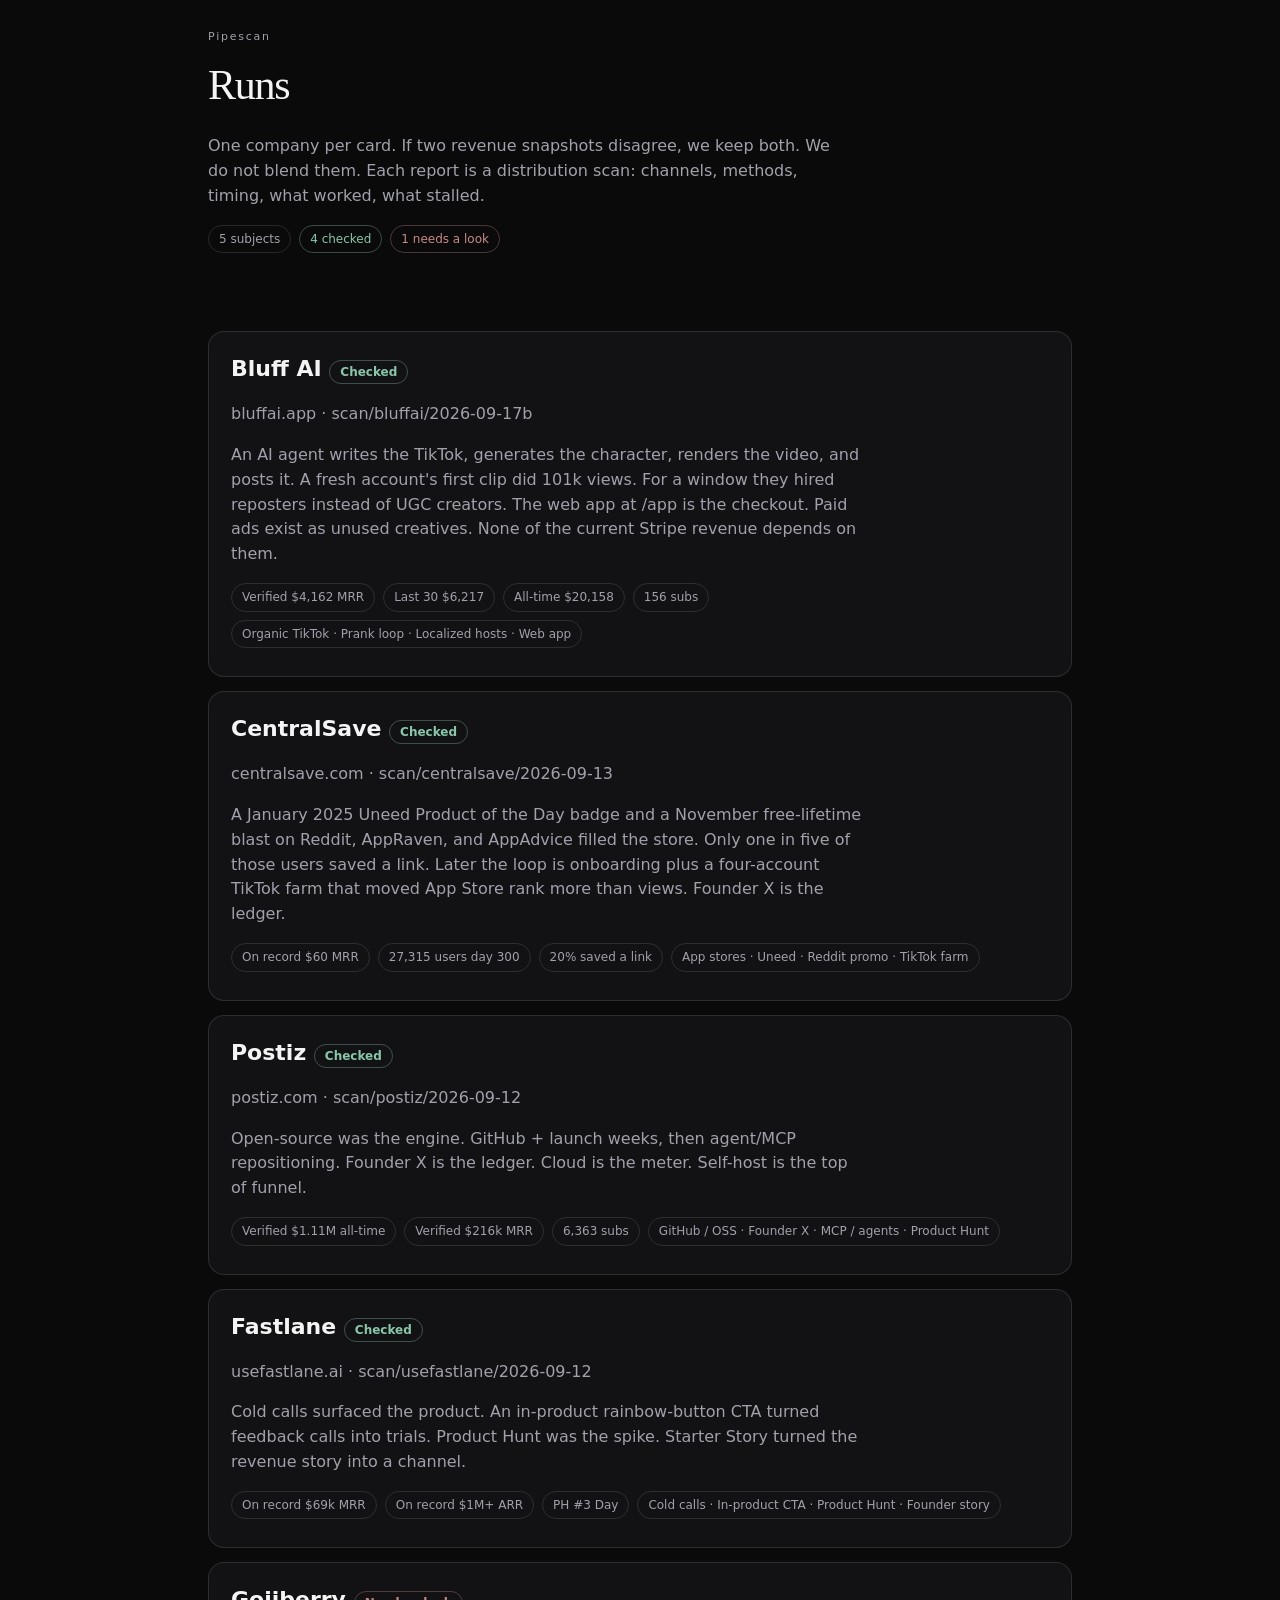
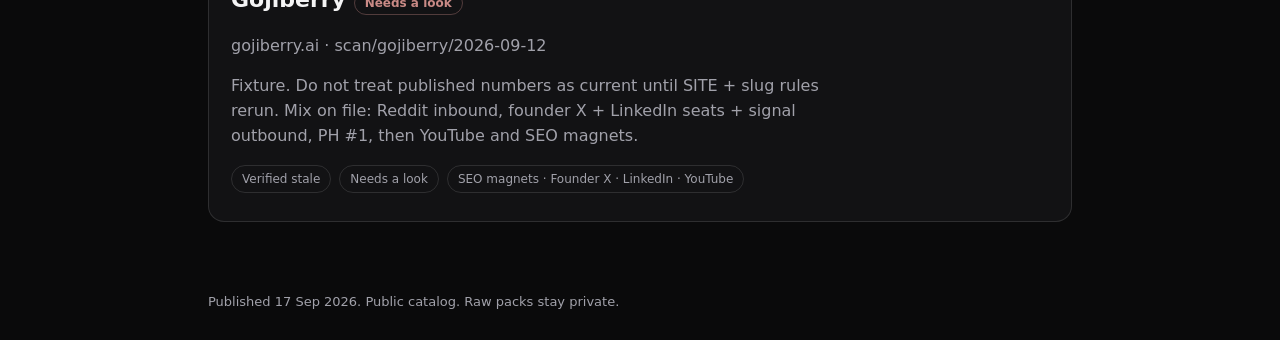
<file: index.html>
<!DOCTYPE html>
<html lang="en">
<head>
<meta charset="utf-8"/>
<meta name="viewport" content="width=device-width, initial-scale=1"/>
<title>Pipescan</title>
<link rel="stylesheet" href="style.css"/>
</head>
<body>
<header>
  <div class="brand">Pipescan</div>
  <h1>Runs</h1>
  <p class="lede">One company per card. If two revenue snapshots disagree, we keep both. We do not blend them. Each report is a distribution scan: channels, methods, timing, what worked, what stalled.</p>
  <div class="chips">
    <span class="chip">5 subjects</span>
    <span class="chip ok">4 checked</span>
    <span class="chip fail">1 needs a look</span>
  </div>
</header>
<main>
<a class="card" href="bluffai.html">
  <h2>Bluff AI <span class="chip ok">Checked</span></h2>
  <p class="meta">bluffai.app · scan/bluffai/2026-09-17b</p>
  <p class="mix">An AI agent writes the TikTok, generates the character, renders the video, and posts it. A fresh account's first clip did 101k views. For a window they hired reposters instead of UGC creators. The web app at /app is the checkout. Paid ads exist as unused creatives. None of the current Stripe revenue depends on them.</p>
  <div class="row"><span class="chip">Verified $4,162 MRR</span><span class="chip">Last 30 $6,217</span><span class="chip">All-time $20,158</span><span class="chip">156 subs</span><span class="chip">Organic TikTok · Prank loop · Localized hosts · Web app</span></div>
</a>
<a class="card" href="centralsave.html">
  <h2>CentralSave <span class="chip ok">Checked</span></h2>
  <p class="meta">centralsave.com · scan/centralsave/2026-09-13</p>
  <p class="mix">A January 2025 Uneed Product of the Day badge and a November free-lifetime blast on Reddit, AppRaven, and AppAdvice filled the store. Only one in five of those users saved a link. Later the loop is onboarding plus a four-account TikTok farm that moved App Store rank more than views. Founder X is the ledger.</p>
  <div class="row"><span class="chip">On record $60 MRR</span><span class="chip">27,315 users day 300</span><span class="chip">20% saved a link</span><span class="chip">App stores · Uneed · Reddit promo · TikTok farm</span></div>
</a>
<a class="card" href="postiz.html">
  <h2>Postiz <span class="chip ok">Checked</span></h2>
  <p class="meta">postiz.com · scan/postiz/2026-09-12</p>
  <p class="mix">Open-source was the engine. GitHub + launch weeks, then agent/MCP repositioning. Founder X is the ledger. Cloud is the meter. Self-host is the top of funnel.</p>
  <div class="row"><span class="chip">Verified $1.11M all-time</span><span class="chip">Verified $216k MRR</span><span class="chip">6,363 subs</span><span class="chip">GitHub / OSS · Founder X · MCP / agents · Product Hunt</span></div>
</a>
<a class="card" href="usefastlane.html">
  <h2>Fastlane <span class="chip ok">Checked</span></h2>
  <p class="meta">usefastlane.ai · scan/usefastlane/2026-09-12</p>
  <p class="mix">Cold calls surfaced the product. An in-product rainbow-button CTA turned feedback calls into trials. Product Hunt was the spike. Starter Story turned the revenue story into a channel.</p>
  <div class="row"><span class="chip">On record $69k MRR</span><span class="chip">On record $1M+ ARR</span><span class="chip">PH #3 Day</span><span class="chip">Cold calls · In-product CTA · Product Hunt · Founder story</span></div>
</a>
<a class="card" href="gojiberry.html">
  <h2>Gojiberry <span class="chip fail">Needs a look</span></h2>
  <p class="meta">gojiberry.ai · scan/gojiberry/2026-09-12</p>
  <p class="mix">Fixture. Do not treat published numbers as current until SITE + slug rules rerun. Mix on file: Reddit inbound, founder X + LinkedIn seats + signal outbound, PH #1, then YouTube and SEO magnets.</p>
  <div class="row"><span class="chip">Verified stale</span><span class="chip">Needs a look</span><span class="chip">SEO magnets · Founder X · LinkedIn · YouTube</span></div>
</a>
</main>
<footer>Published 17 Sep 2026. Public catalog. Raw packs stay private.</footer>
</body>
</html>
</file>
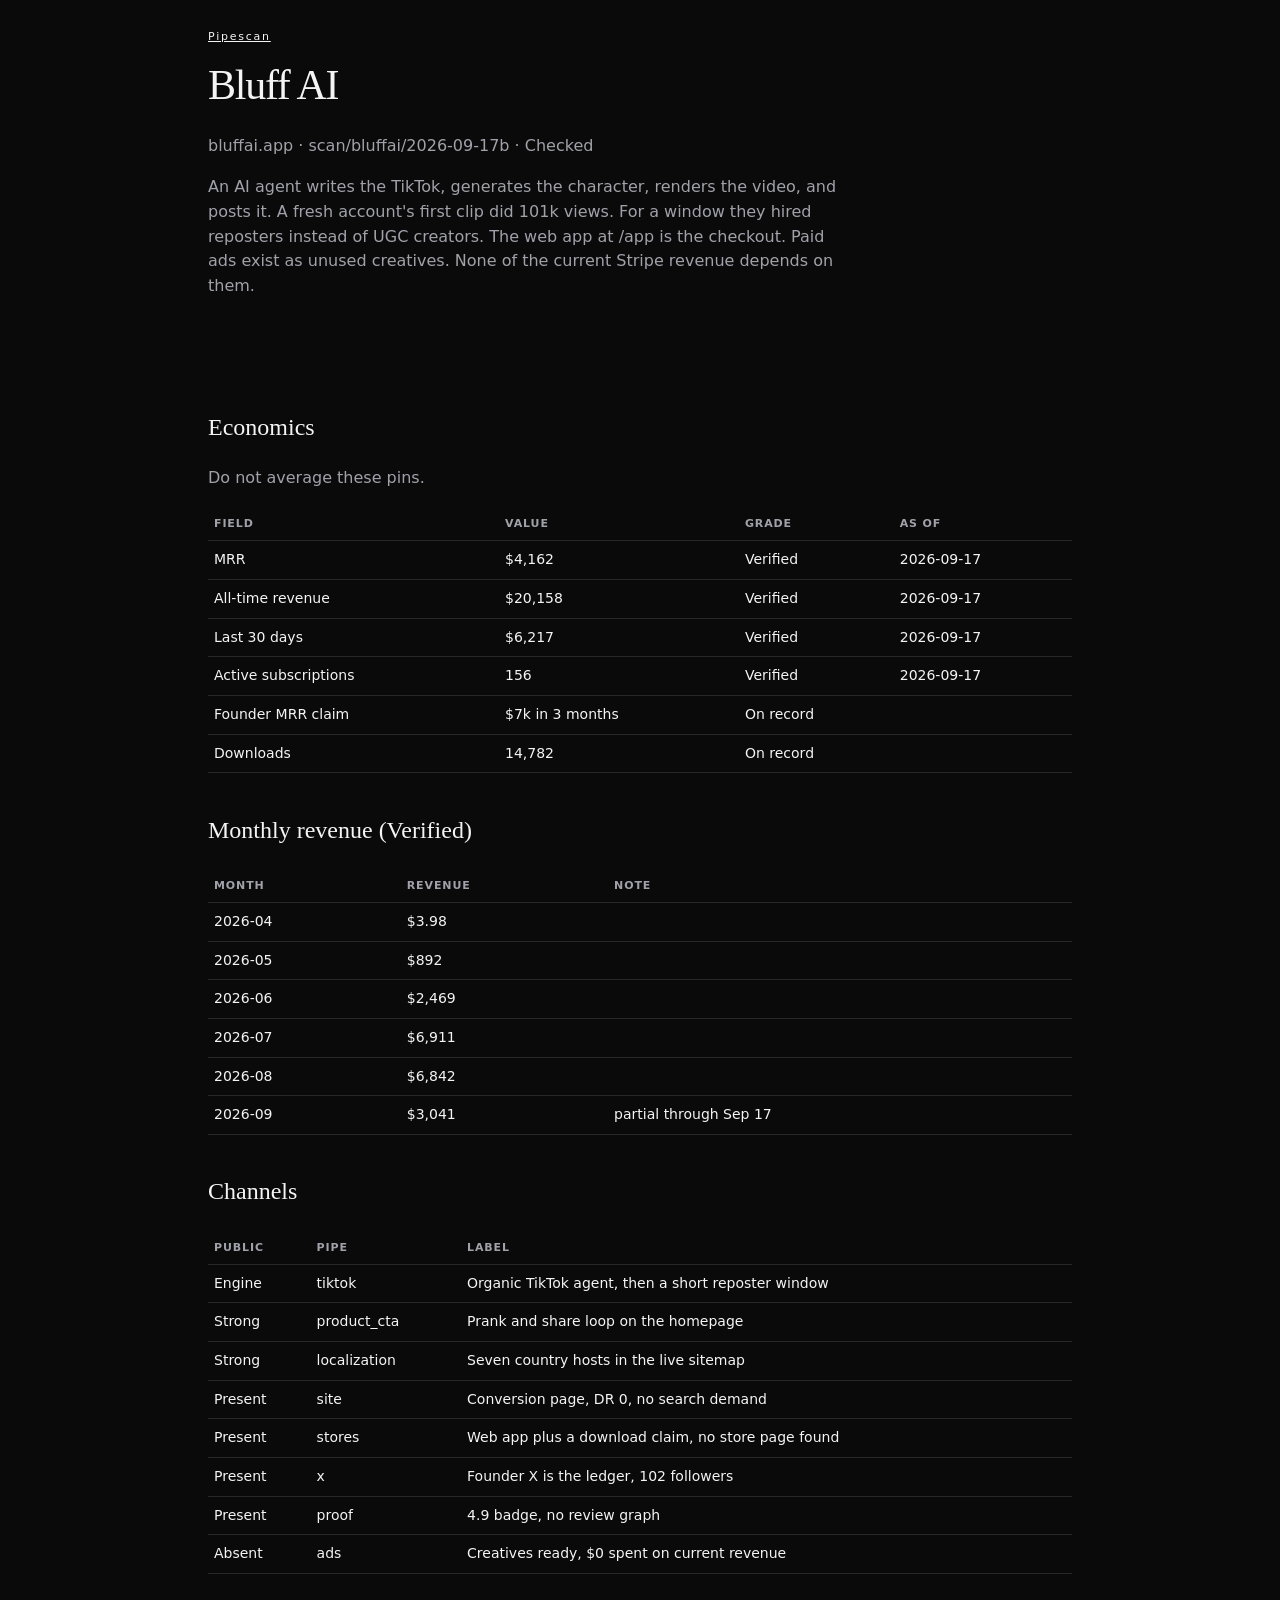
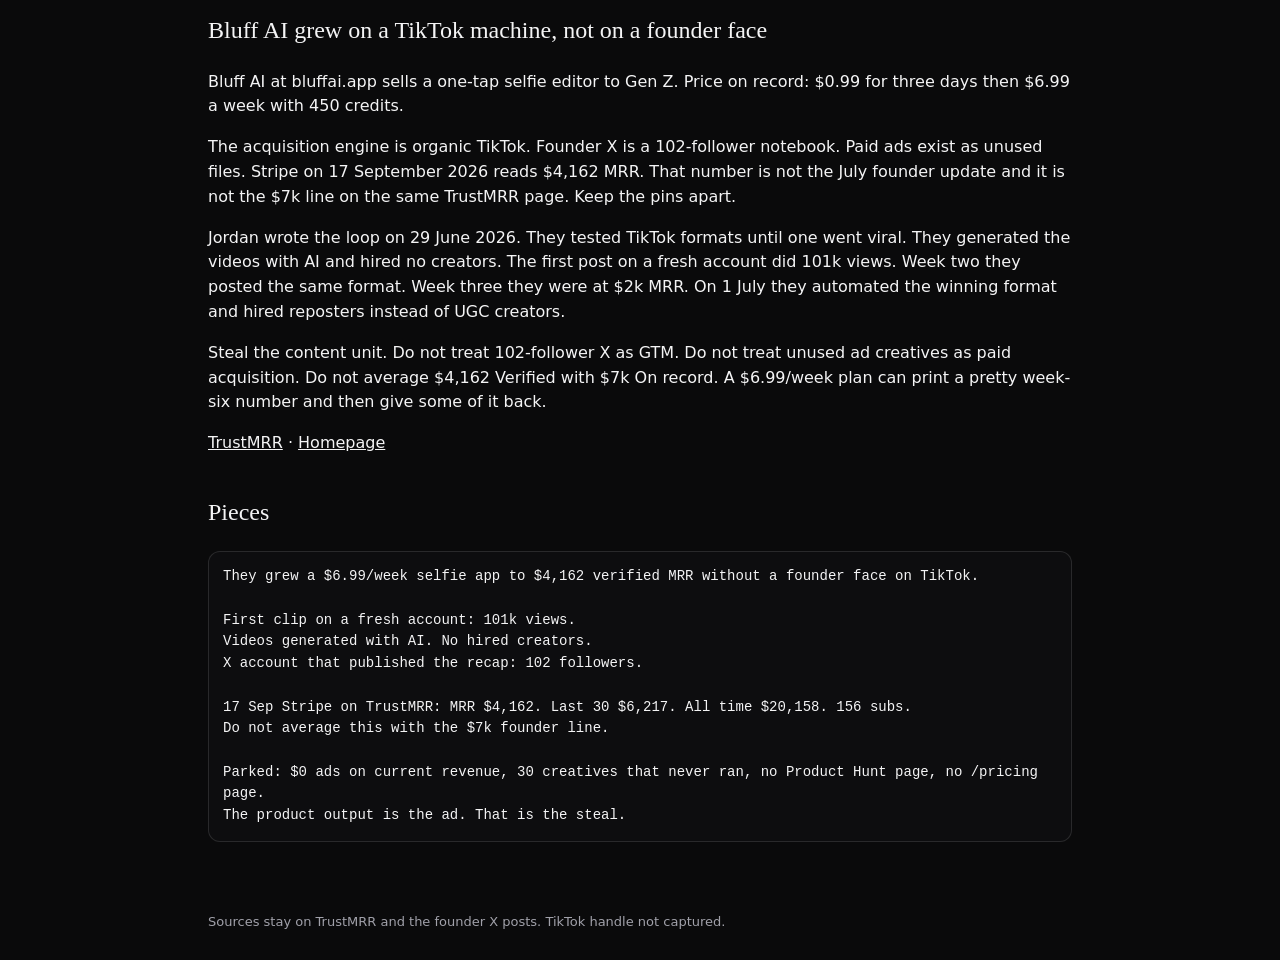
<file: bluffai.html>
<!DOCTYPE html>
<html lang="en">
<head>
<meta charset="utf-8"/>
<meta name="viewport" content="width=device-width, initial-scale=1"/>
<title>Bluff AI · Pipescan</title>
<link rel="stylesheet" href="style.css"/>
</head>
<body>
<header>
  <div class="brand"><a href="index.html">Pipescan</a></div>
  <h1>Bluff AI</h1>
  <p class="meta">bluffai.app · scan/bluffai/2026-09-17b · Checked</p>
  <p class="mix">An AI agent writes the TikTok, generates the character, renders the video, and posts it. A fresh account's first clip did 101k views. For a window they hired reposters instead of UGC creators. The web app at /app is the checkout. Paid ads exist as unused creatives. None of the current Stripe revenue depends on them.</p>
</header>
<main>
<section>
  <h2>Economics</h2>
  <p class="lede">Do not average these pins.</p>
  <table>
    <tr><th>Field</th><th>Value</th><th>Grade</th><th>As of</th></tr>
    <tr><td>MRR</td><td>$4,162</td><td>Verified</td><td>2026-09-17</td></tr>
    <tr><td>All-time revenue</td><td>$20,158</td><td>Verified</td><td>2026-09-17</td></tr>
    <tr><td>Last 30 days</td><td>$6,217</td><td>Verified</td><td>2026-09-17</td></tr>
    <tr><td>Active subscriptions</td><td>156</td><td>Verified</td><td>2026-09-17</td></tr>
    <tr><td>Founder MRR claim</td><td>$7k in 3 months</td><td>On record</td><td></td></tr>
    <tr><td>Downloads</td><td>14,782</td><td>On record</td><td></td></tr>
  </table>
  <h2>Monthly revenue (Verified)</h2>
  <table>
    <tr><th>Month</th><th>Revenue</th><th>Note</th></tr>
    <tr><td>2026-04</td><td>$3.98</td><td></td></tr>
    <tr><td>2026-05</td><td>$892</td><td></td></tr>
    <tr><td>2026-06</td><td>$2,469</td><td></td></tr>
    <tr><td>2026-07</td><td>$6,911</td><td></td></tr>
    <tr><td>2026-08</td><td>$6,842</td><td></td></tr>
    <tr><td>2026-09</td><td>$3,041</td><td>partial through Sep 17</td></tr>
  </table>
  <h2>Channels</h2>
  <table>
    <tr><th>Public</th><th>Pipe</th><th>Label</th></tr>
    <tr><td>Engine</td><td>tiktok</td><td>Organic TikTok agent, then a short reposter window</td></tr>
    <tr><td>Strong</td><td>product_cta</td><td>Prank and share loop on the homepage</td></tr>
    <tr><td>Strong</td><td>localization</td><td>Seven country hosts in the live sitemap</td></tr>
    <tr><td>Present</td><td>site</td><td>Conversion page, DR 0, no search demand</td></tr>
    <tr><td>Present</td><td>stores</td><td>Web app plus a download claim, no store page found</td></tr>
    <tr><td>Present</td><td>x</td><td>Founder X is the ledger, 102 followers</td></tr>
    <tr><td>Present</td><td>proof</td><td>4.9 badge, no review graph</td></tr>
    <tr><td>Absent</td><td>ads</td><td>Creatives ready, $0 spent on current revenue</td></tr>
  </table>
</section>
<section>
  <h2>Bluff AI grew on a TikTok machine, not on a founder face</h2>
  <p>Bluff AI at bluffai.app sells a one-tap selfie editor to Gen Z. Price on record: $0.99 for three days then $6.99 a week with 450 credits.</p>
  <p>The acquisition engine is organic TikTok. Founder X is a 102-follower notebook. Paid ads exist as unused files. Stripe on 17 September 2026 reads $4,162 MRR. That number is not the July founder update and it is not the $7k line on the same TrustMRR page. Keep the pins apart.</p>
  <p>Jordan wrote the loop on 29 June 2026. They tested TikTok formats until one went viral. They generated the videos with AI and hired no creators. The first post on a fresh account did 101k views. Week two they posted the same format. Week three they were at $2k MRR. On 1 July they automated the winning format and hired reposters instead of UGC creators.</p>
  <p>Steal the content unit. Do not treat 102-follower X as GTM. Do not treat unused ad creatives as paid acquisition. Do not average $4,162 Verified with $7k On record. A $6.99/week plan can print a pretty week-six number and then give some of it back.</p>
  <p><a href="https://trustmrr.com/startup/bluff-ai">TrustMRR</a> · <a href="https://bluffai.app/">Homepage</a></p>
</section>
<section>
  <h2>Pieces</h2>
  <pre>They grew a $6.99/week selfie app to $4,162 verified MRR without a founder face on TikTok.

First clip on a fresh account: 101k views.
Videos generated with AI. No hired creators.
X account that published the recap: 102 followers.

17 Sep Stripe on TrustMRR: MRR $4,162. Last 30 $6,217. All time $20,158. 156 subs.
Do not average this with the $7k founder line.

Parked: $0 ads on current revenue, 30 creatives that never ran, no Product Hunt page, no /pricing page.
The product output is the ad. That is the steal.</pre>
</section>
</main>
<footer>Sources stay on TrustMRR and the founder X posts. TikTok handle not captured.</footer>
</body>
</html>
</file>
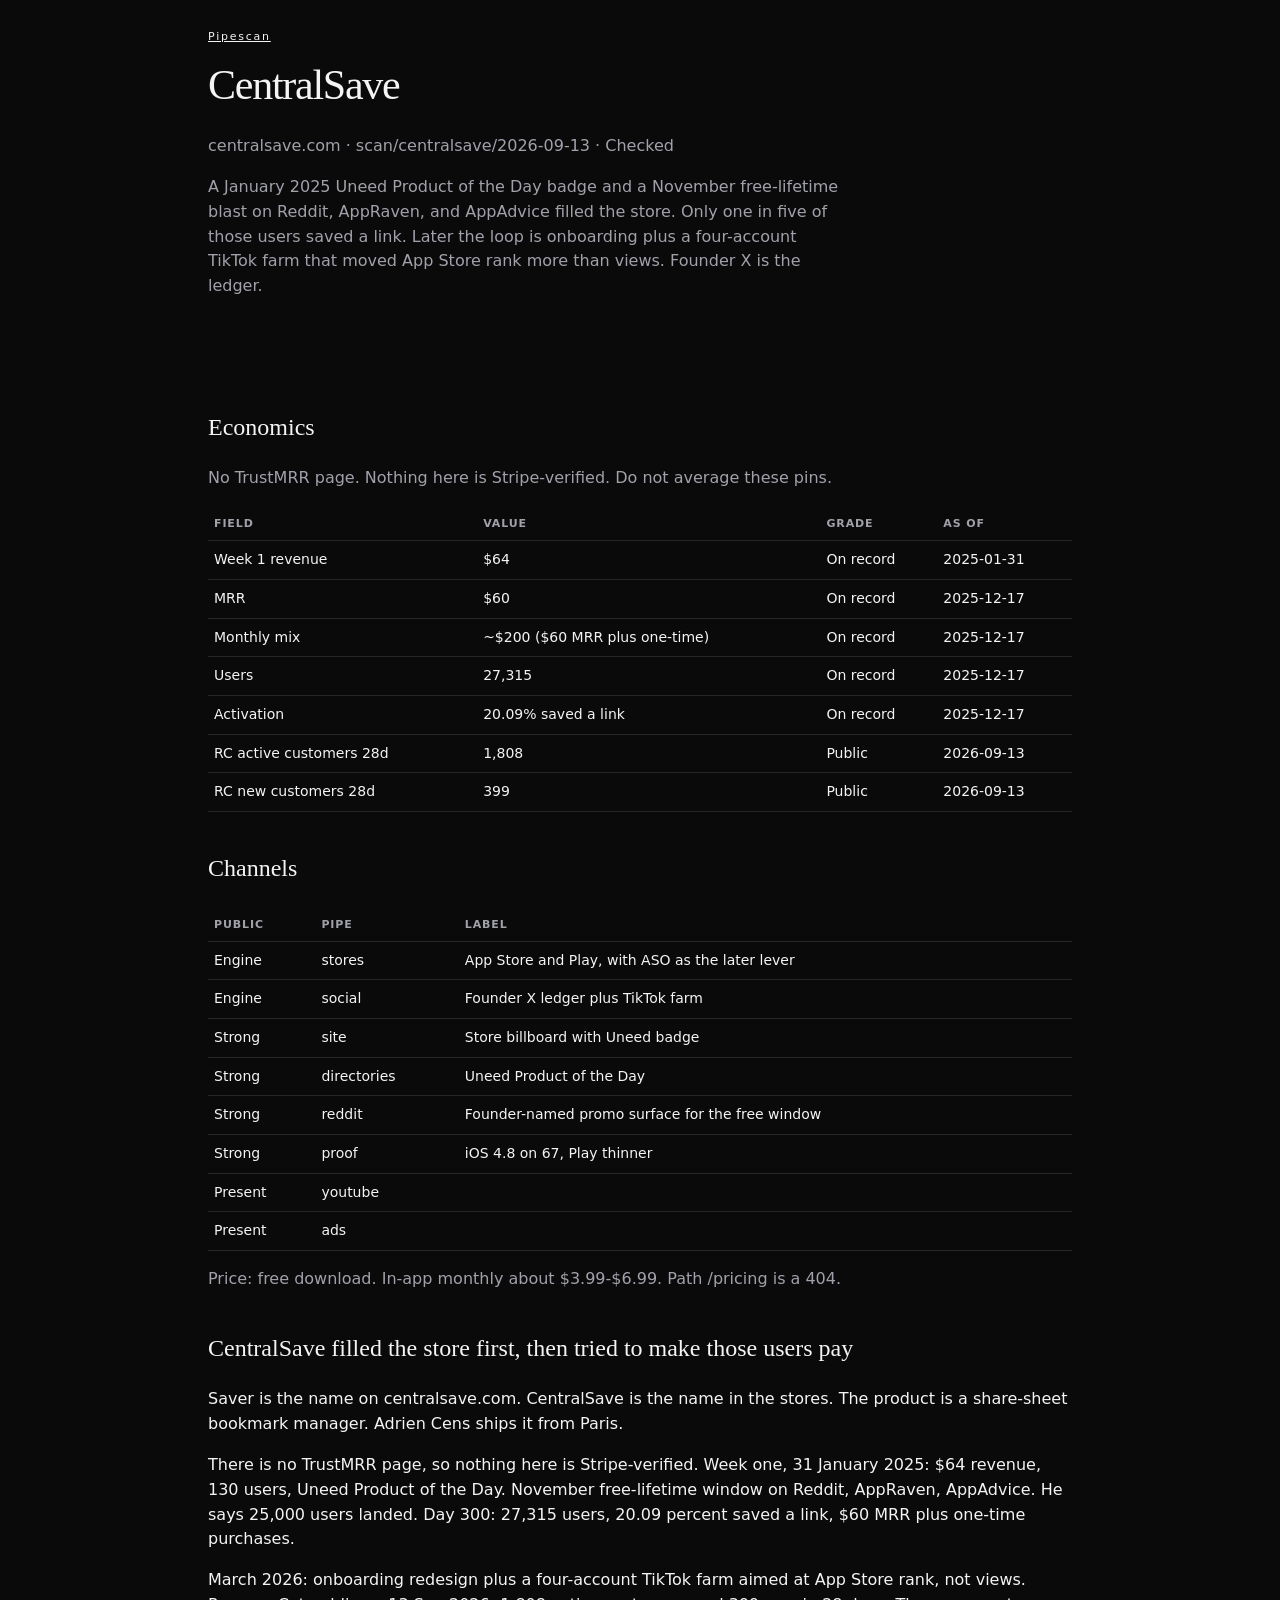
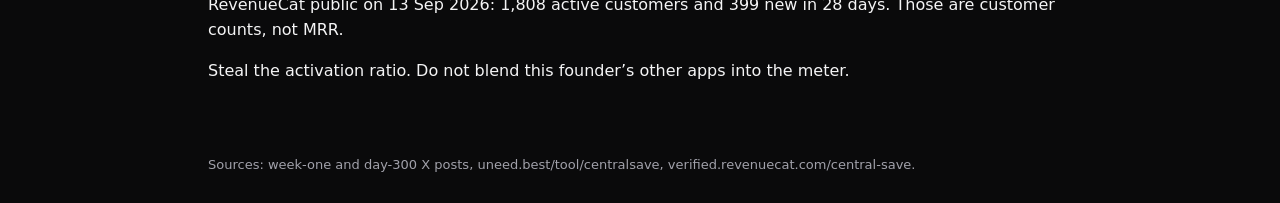
<file: centralsave.html>
<!DOCTYPE html>
<html lang="en">
<head>
<meta charset="utf-8"/>
<meta name="viewport" content="width=device-width, initial-scale=1"/>
<title>CentralSave · Pipescan</title>
<link rel="stylesheet" href="style.css"/>
</head>
<body>
<header>
  <div class="brand"><a href="index.html">Pipescan</a></div>
  <h1>CentralSave</h1>
  <p class="meta">centralsave.com · scan/centralsave/2026-09-13 · Checked</p>
  <p class="mix">A January 2025 Uneed Product of the Day badge and a November free-lifetime blast on Reddit, AppRaven, and AppAdvice filled the store. Only one in five of those users saved a link. Later the loop is onboarding plus a four-account TikTok farm that moved App Store rank more than views. Founder X is the ledger.</p>
</header>
<main>
<section>
  <h2>Economics</h2>
  <p class="lede">No TrustMRR page. Nothing here is Stripe-verified. Do not average these pins.</p>
  <table>
    <tr><th>Field</th><th>Value</th><th>Grade</th><th>As of</th></tr>
    <tr><td>Week 1 revenue</td><td>$64</td><td>On record</td><td>2025-01-31</td></tr>
    <tr><td>MRR</td><td>$60</td><td>On record</td><td>2025-12-17</td></tr>
    <tr><td>Monthly mix</td><td>~$200 ($60 MRR plus one-time)</td><td>On record</td><td>2025-12-17</td></tr>
    <tr><td>Users</td><td>27,315</td><td>On record</td><td>2025-12-17</td></tr>
    <tr><td>Activation</td><td>20.09% saved a link</td><td>On record</td><td>2025-12-17</td></tr>
    <tr><td>RC active customers 28d</td><td>1,808</td><td>Public</td><td>2026-09-13</td></tr>
    <tr><td>RC new customers 28d</td><td>399</td><td>Public</td><td>2026-09-13</td></tr>
  </table>
  <h2>Channels</h2>
  <table>
    <tr><th>Public</th><th>Pipe</th><th>Label</th></tr>
    <tr><td>Engine</td><td>stores</td><td>App Store and Play, with ASO as the later lever</td></tr>
    <tr><td>Engine</td><td>social</td><td>Founder X ledger plus TikTok farm</td></tr>
    <tr><td>Strong</td><td>site</td><td>Store billboard with Uneed badge</td></tr>
    <tr><td>Strong</td><td>directories</td><td>Uneed Product of the Day</td></tr>
    <tr><td>Strong</td><td>reddit</td><td>Founder-named promo surface for the free window</td></tr>
    <tr><td>Strong</td><td>proof</td><td>iOS 4.8 on 67, Play thinner</td></tr>
    <tr><td>Present</td><td>youtube</td><td></td></tr>
    <tr><td>Present</td><td>ads</td><td></td></tr>
  </table>
  <p class="meta">Price: free download. In-app monthly about $3.99-$6.99. Path /pricing is a 404.</p>
</section>
<section>
  <h2>CentralSave filled the store first, then tried to make those users pay</h2>
  <p>Saver is the name on centralsave.com. CentralSave is the name in the stores. The product is a share-sheet bookmark manager. Adrien Cens ships it from Paris.</p>
  <p>There is no TrustMRR page, so nothing here is Stripe-verified. Week one, 31 January 2025: $64 revenue, 130 users, Uneed Product of the Day. November free-lifetime window on Reddit, AppRaven, AppAdvice. He says 25,000 users landed. Day 300: 27,315 users, 20.09 percent saved a link, $60 MRR plus one-time purchases.</p>
  <p>March 2026: onboarding redesign plus a four-account TikTok farm aimed at App Store rank, not views. RevenueCat public on 13 Sep 2026: 1,808 active customers and 399 new in 28 days. Those are customer counts, not MRR.</p>
  <p>Steal the activation ratio. Do not blend this founder’s other apps into the meter.</p>
</section>
</main>
<footer>Sources: week-one and day-300 X posts, uneed.best/tool/centralsave, verified.revenuecat.com/central-save.</footer>
</body>
</html>
</file>
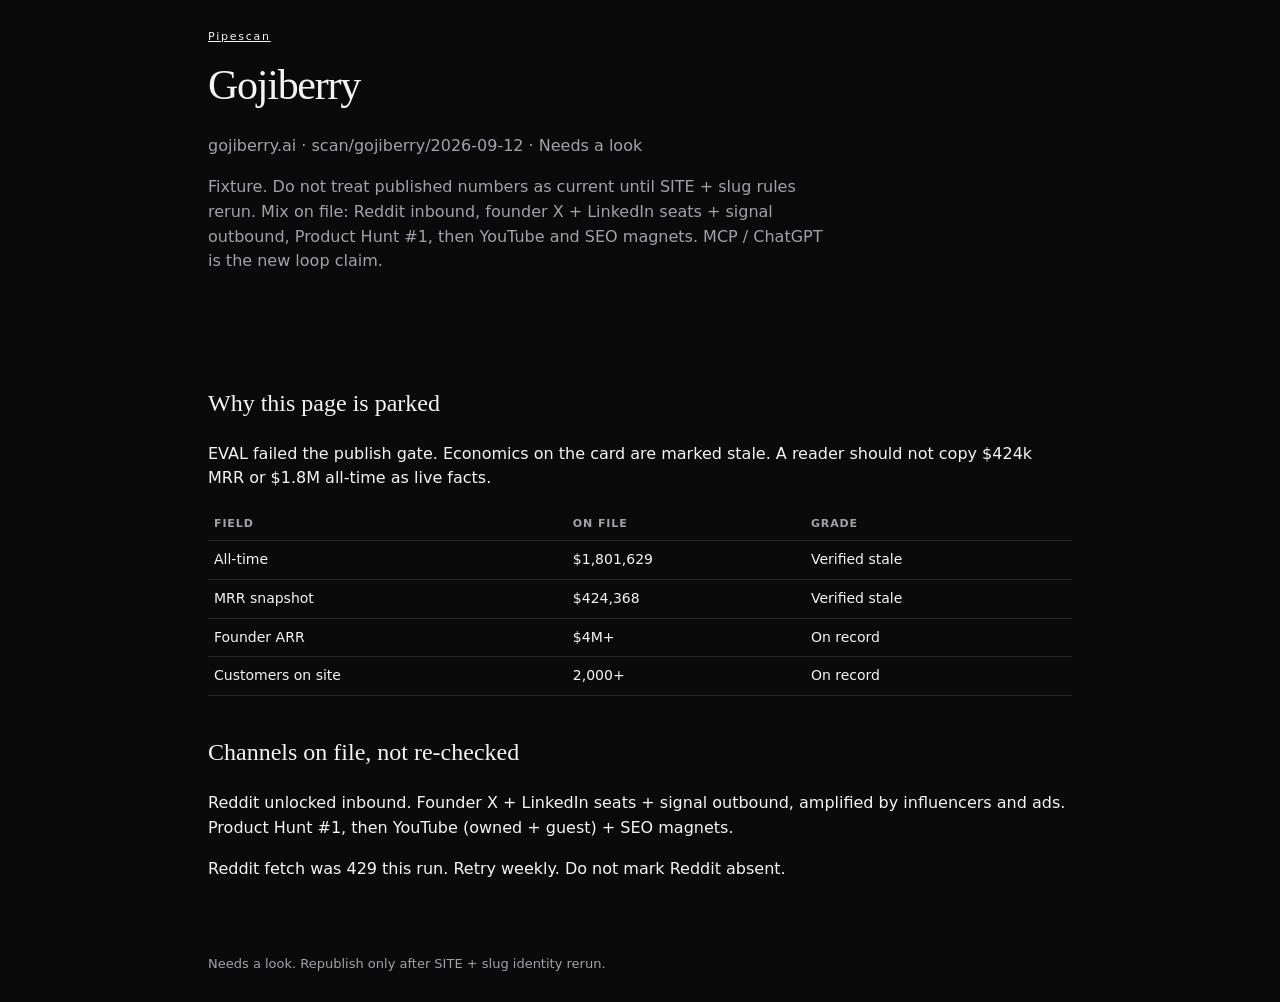
<file: gojiberry.html>
<!DOCTYPE html>
<html lang="en">
<head>
<meta charset="utf-8"/>
<meta name="viewport" content="width=device-width, initial-scale=1"/>
<title>Gojiberry · Pipescan</title>
<link rel="stylesheet" href="style.css"/>
</head>
<body>
<header>
  <div class="brand"><a href="index.html">Pipescan</a></div>
  <h1>Gojiberry</h1>
  <p class="meta">gojiberry.ai · scan/gojiberry/2026-09-12 · Needs a look</p>
  <p class="mix">Fixture. Do not treat published numbers as current until SITE + slug rules rerun. Mix on file: Reddit inbound, founder X + LinkedIn seats + signal outbound, Product Hunt #1, then YouTube and SEO magnets. MCP / ChatGPT is the new loop claim.</p>
</header>
<main>
<section>
  <h2>Why this page is parked</h2>
  <p>EVAL failed the publish gate. Economics on the card are marked stale. A reader should not copy $424k MRR or $1.8M all-time as live facts.</p>
  <table>
    <tr><th>Field</th><th>On file</th><th>Grade</th></tr>
    <tr><td>All-time</td><td>$1,801,629</td><td>Verified stale</td></tr>
    <tr><td>MRR snapshot</td><td>$424,368</td><td>Verified stale</td></tr>
    <tr><td>Founder ARR</td><td>$4M+</td><td>On record</td></tr>
    <tr><td>Customers on site</td><td>2,000+</td><td>On record</td></tr>
  </table>
  <h2>Channels on file, not re-checked</h2>
  <p>Reddit unlocked inbound. Founder X + LinkedIn seats + signal outbound, amplified by influencers and ads. Product Hunt #1, then YouTube (owned + guest) + SEO magnets.</p>
  <p>Reddit fetch was 429 this run. Retry weekly. Do not mark Reddit absent.</p>
</section>
</main>
<footer>Needs a look. Republish only after SITE + slug identity rerun.</footer>
</body>
</html>
</file>
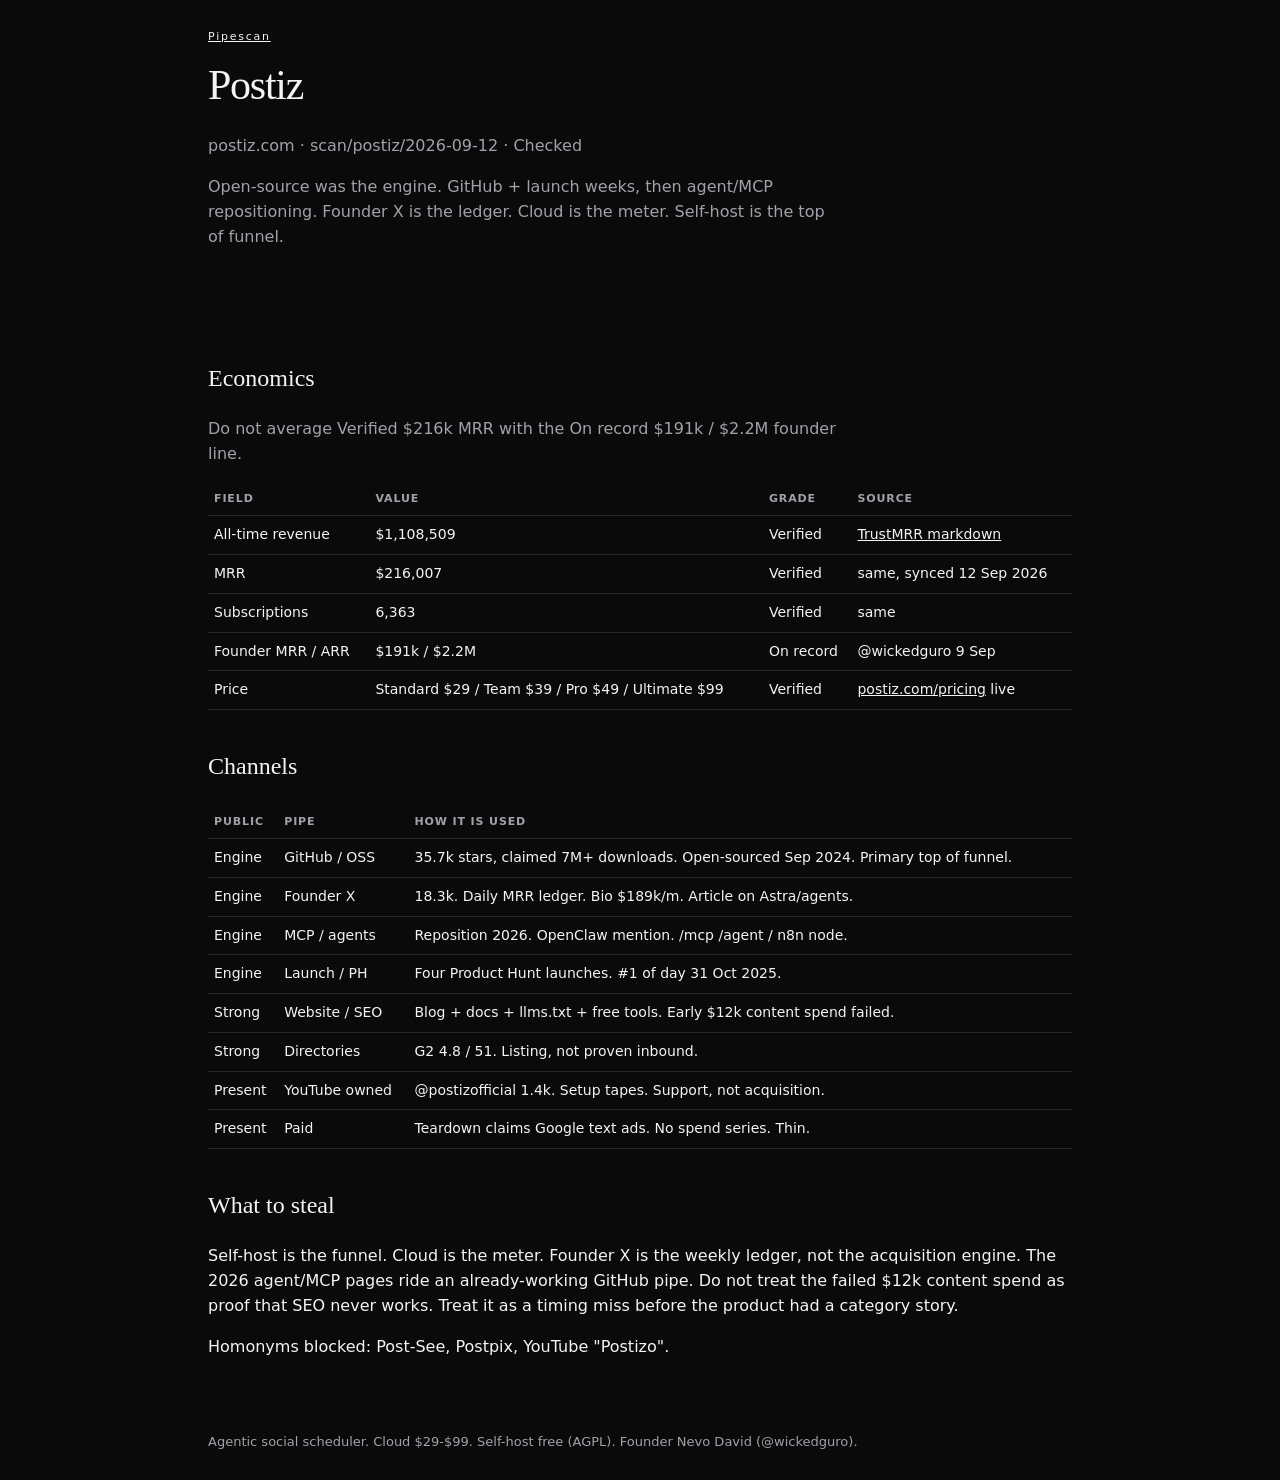
<file: postiz.html>
<!DOCTYPE html>
<html lang="en">
<head>
<meta charset="utf-8"/>
<meta name="viewport" content="width=device-width, initial-scale=1"/>
<title>Postiz · Pipescan</title>
<link rel="stylesheet" href="style.css"/>
</head>
<body>
<header>
  <div class="brand"><a href="index.html">Pipescan</a></div>
  <h1>Postiz</h1>
  <p class="meta">postiz.com · scan/postiz/2026-09-12 · Checked</p>
  <p class="mix">Open-source was the engine. GitHub + launch weeks, then agent/MCP repositioning. Founder X is the ledger. Cloud is the meter. Self-host is the top of funnel.</p>
</header>
<main>
<section>
  <h2>Economics</h2>
  <p class="lede">Do not average Verified $216k MRR with the On record $191k / $2.2M founder line.</p>
  <table>
    <tr><th>Field</th><th>Value</th><th>Grade</th><th>Source</th></tr>
    <tr><td>All-time revenue</td><td>$1,108,509</td><td>Verified</td><td><a href="https://trustmrr.com/startup/postiz.md">TrustMRR markdown</a></td></tr>
    <tr><td>MRR</td><td>$216,007</td><td>Verified</td><td>same, synced 12 Sep 2026</td></tr>
    <tr><td>Subscriptions</td><td>6,363</td><td>Verified</td><td>same</td></tr>
    <tr><td>Founder MRR / ARR</td><td>$191k / $2.2M</td><td>On record</td><td>@wickedguro 9 Sep</td></tr>
    <tr><td>Price</td><td>Standard $29 / Team $39 / Pro $49 / Ultimate $99</td><td>Verified</td><td><a href="https://postiz.com/pricing">postiz.com/pricing</a> live</td></tr>
  </table>
  <h2>Channels</h2>
  <table>
    <tr><th>Public</th><th>Pipe</th><th>How it is used</th></tr>
    <tr><td>Engine</td><td>GitHub / OSS</td><td>35.7k stars, claimed 7M+ downloads. Open-sourced Sep 2024. Primary top of funnel.</td></tr>
    <tr><td>Engine</td><td>Founder X</td><td>18.3k. Daily MRR ledger. Bio $189k/m. Article on Astra/agents.</td></tr>
    <tr><td>Engine</td><td>MCP / agents</td><td>Reposition 2026. OpenClaw mention. /mcp /agent / n8n node.</td></tr>
    <tr><td>Engine</td><td>Launch / PH</td><td>Four Product Hunt launches. #1 of day 31 Oct 2025.</td></tr>
    <tr><td>Strong</td><td>Website / SEO</td><td>Blog + docs + llms.txt + free tools. Early $12k content spend failed.</td></tr>
    <tr><td>Strong</td><td>Directories</td><td>G2 4.8 / 51. Listing, not proven inbound.</td></tr>
    <tr><td>Present</td><td>YouTube owned</td><td>@postizofficial 1.4k. Setup tapes. Support, not acquisition.</td></tr>
    <tr><td>Present</td><td>Paid</td><td>Teardown claims Google text ads. No spend series. Thin.</td></tr>
  </table>
</section>
<section>
  <h2>What to steal</h2>
  <p>Self-host is the funnel. Cloud is the meter. Founder X is the weekly ledger, not the acquisition engine. The 2026 agent/MCP pages ride an already-working GitHub pipe. Do not treat the failed $12k content spend as proof that SEO never works. Treat it as a timing miss before the product had a category story.</p>
  <p>Homonyms blocked: Post-See, Postpix, YouTube "Postizo".</p>
</section>
</main>
<footer>Agentic social scheduler. Cloud $29-$99. Self-host free (AGPL). Founder Nevo David (@wickedguro).</footer>
</body>
</html>
</file>
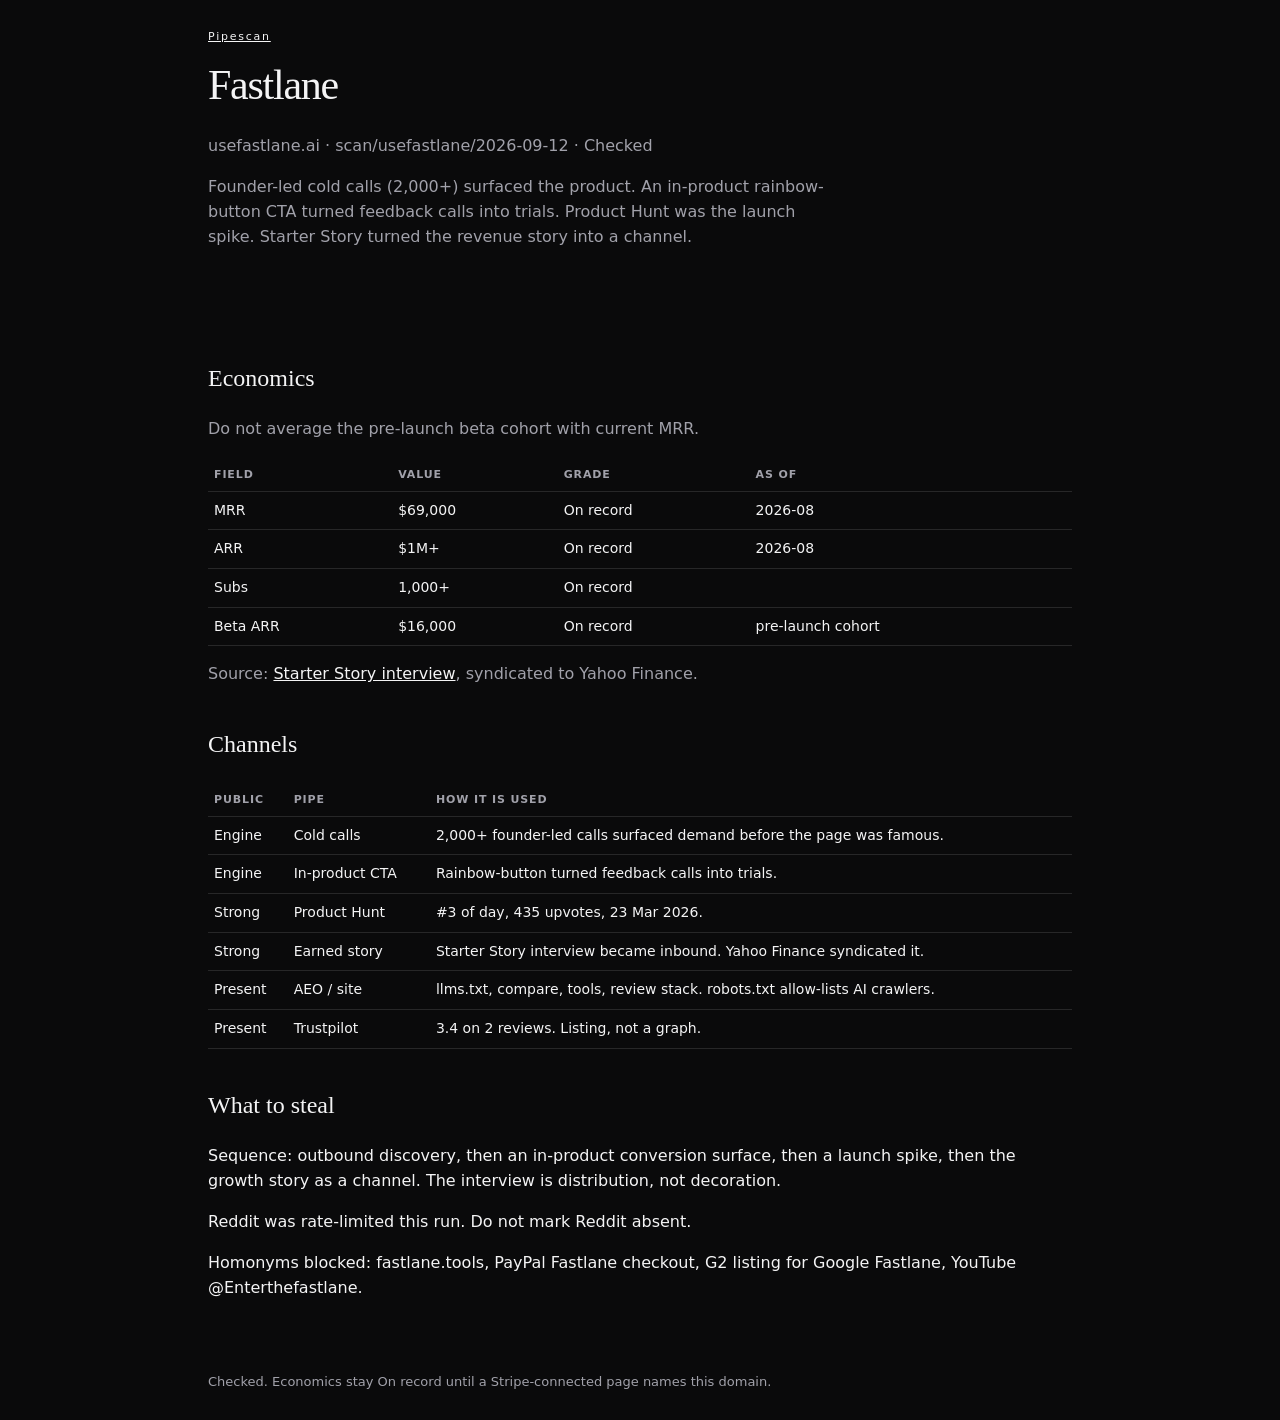
<file: usefastlane.html>
<!DOCTYPE html>
<html lang="en">
<head>
<meta charset="utf-8"/>
<meta name="viewport" content="width=device-width, initial-scale=1"/>
<title>Fastlane · Pipescan</title>
<link rel="stylesheet" href="style.css"/>
</head>
<body>
<header>
  <div class="brand"><a href="index.html">Pipescan</a></div>
  <h1>Fastlane</h1>
  <p class="meta">usefastlane.ai · scan/usefastlane/2026-09-12 · Checked</p>
  <p class="mix">Founder-led cold calls (2,000+) surfaced the product. An in-product rainbow-button CTA turned feedback calls into trials. Product Hunt was the launch spike. Starter Story turned the revenue story into a channel.</p>
</header>
<main>
<section>
  <h2>Economics</h2>
  <p class="lede">Do not average the pre-launch beta cohort with current MRR.</p>
  <table>
    <tr><th>Field</th><th>Value</th><th>Grade</th><th>As of</th></tr>
    <tr><td>MRR</td><td>$69,000</td><td>On record</td><td>2026-08</td></tr>
    <tr><td>ARR</td><td>$1M+</td><td>On record</td><td>2026-08</td></tr>
    <tr><td>Subs</td><td>1,000+</td><td>On record</td><td></td></tr>
    <tr><td>Beta ARR</td><td>$16,000</td><td>On record</td><td>pre-launch cohort</td></tr>
  </table>
  <p class="meta">Source: <a href="https://www.starterstory.com/stories/the-insanely-obvious-secret-behind-this-69k-month-saas">Starter Story interview</a>, syndicated to Yahoo Finance.</p>
  <h2>Channels</h2>
  <table>
    <tr><th>Public</th><th>Pipe</th><th>How it is used</th></tr>
    <tr><td>Engine</td><td>Cold calls</td><td>2,000+ founder-led calls surfaced demand before the page was famous.</td></tr>
    <tr><td>Engine</td><td>In-product CTA</td><td>Rainbow-button turned feedback calls into trials.</td></tr>
    <tr><td>Strong</td><td>Product Hunt</td><td>#3 of day, 435 upvotes, 23 Mar 2026.</td></tr>
    <tr><td>Strong</td><td>Earned story</td><td>Starter Story interview became inbound. Yahoo Finance syndicated it.</td></tr>
    <tr><td>Present</td><td>AEO / site</td><td>llms.txt, compare, tools, review stack. robots.txt allow-lists AI crawlers.</td></tr>
    <tr><td>Present</td><td>Trustpilot</td><td>3.4 on 2 reviews. Listing, not a graph.</td></tr>
  </table>
</section>
<section>
  <h2>What to steal</h2>
  <p>Sequence: outbound discovery, then an in-product conversion surface, then a launch spike, then the growth story as a channel. The interview is distribution, not decoration.</p>
  <p>Reddit was rate-limited this run. Do not mark Reddit absent.</p>
  <p>Homonyms blocked: fastlane.tools, PayPal Fastlane checkout, G2 listing for Google Fastlane, YouTube @Enterthefastlane.</p>
</section>
</main>
<footer>Checked. Economics stay On record until a Stripe-connected page names this domain.</footer>
</body>
</html>
</file>
<file: style.css>
:root{--bg:#0a0a0b;--fg:#f4f4f5;--muted:#a1a1aa;--line:rgba(244,244,245,.12);--card:#121214;--ok:#86c9a8;--warn:#c9b586;--fail:#c98a86}
*{box-sizing:border-box}
body{margin:0;background:var(--bg);color:var(--fg);font-family:ui-sans-serif,system-ui,Segoe UI,sans-serif;line-height:1.55}
header,main,footer{max-width:920px;margin:0 auto;padding:28px}
.brand{letter-spacing:.16em;font-size:11px;color:var(--muted)}
h1{font-family:Newsreader,Georgia,serif;font-weight:500;font-size:clamp(28px,5vw,42px);letter-spacing:-.03em;margin:8px 0 10px}
h2{font-family:Newsreader,Georgia,serif;font-weight:500;margin-top:1.6em}
.lede,.meta,.mix{color:var(--muted)}
.lede,.mix{max-width:62ch}
.chips,.row{display:flex;flex-wrap:wrap;gap:8px;margin:16px 0 8px}
.chip{border:1px solid var(--line);border-radius:99px;padding:4px 10px;font-size:12px;color:var(--muted)}
.chip.ok{color:var(--ok);border-color:rgba(134,201,168,.35)}
.chip.warn{color:var(--warn);border-color:rgba(201,181,134,.35)}
.chip.fail{color:var(--fail);border-color:rgba(201,138,134,.35)}
.card{display:block;text-decoration:none;color:inherit;border:1px solid var(--line);background:var(--card);border-radius:16px;padding:20px 22px;margin:14px 0}
.card h2{margin:0 0 4px;font-size:22px;font-family:inherit;font-weight:600}
a.inline,a{color:var(--fg)}
table{width:100%;border-collapse:collapse;margin:16px 0}
th,td{border-bottom:1px solid var(--line);text-align:left;padding:8px 6px;font-size:14px;vertical-align:top}
th{color:var(--muted);font-size:11px;letter-spacing:.08em;text-transform:uppercase}
pre{white-space:pre-wrap;background:#0d0d0f;border:1px solid var(--line);border-radius:12px;padding:14px;font-size:14px}
footer{color:var(--muted);font-size:13px}
</file>
